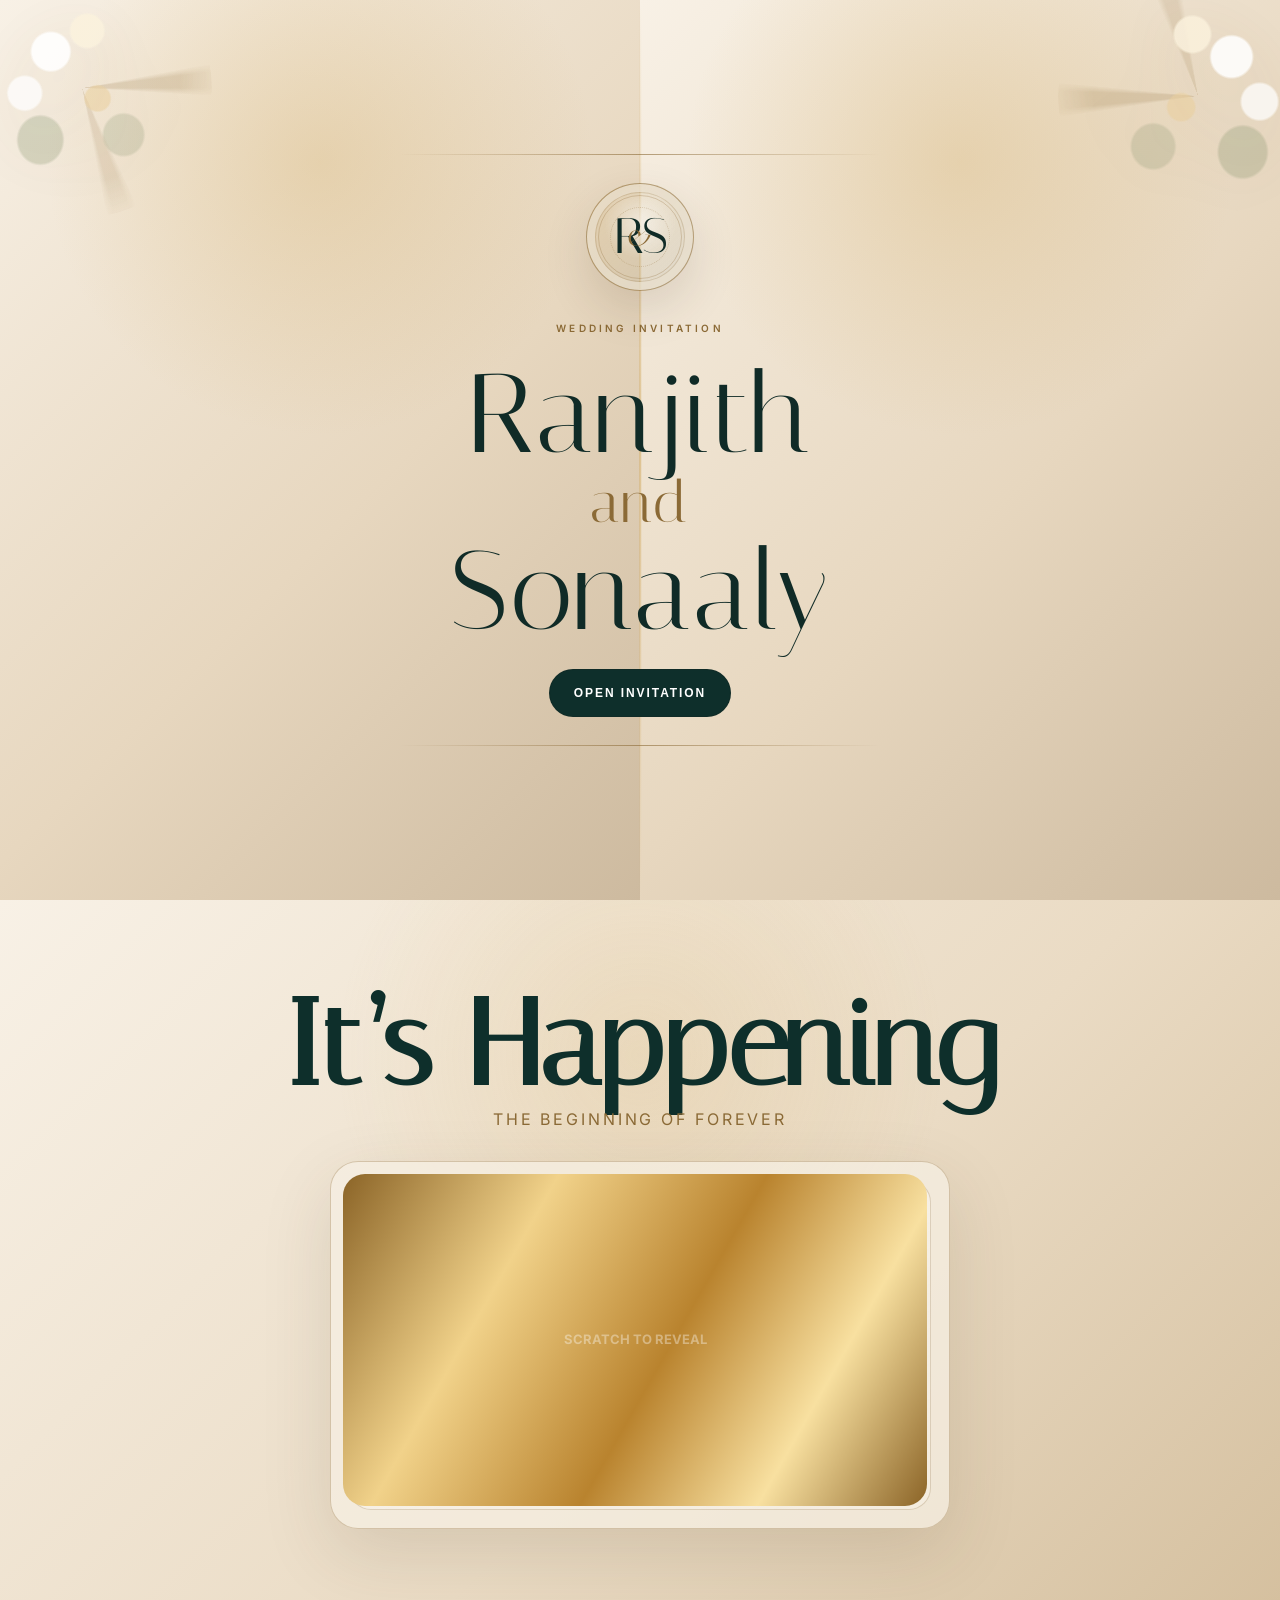
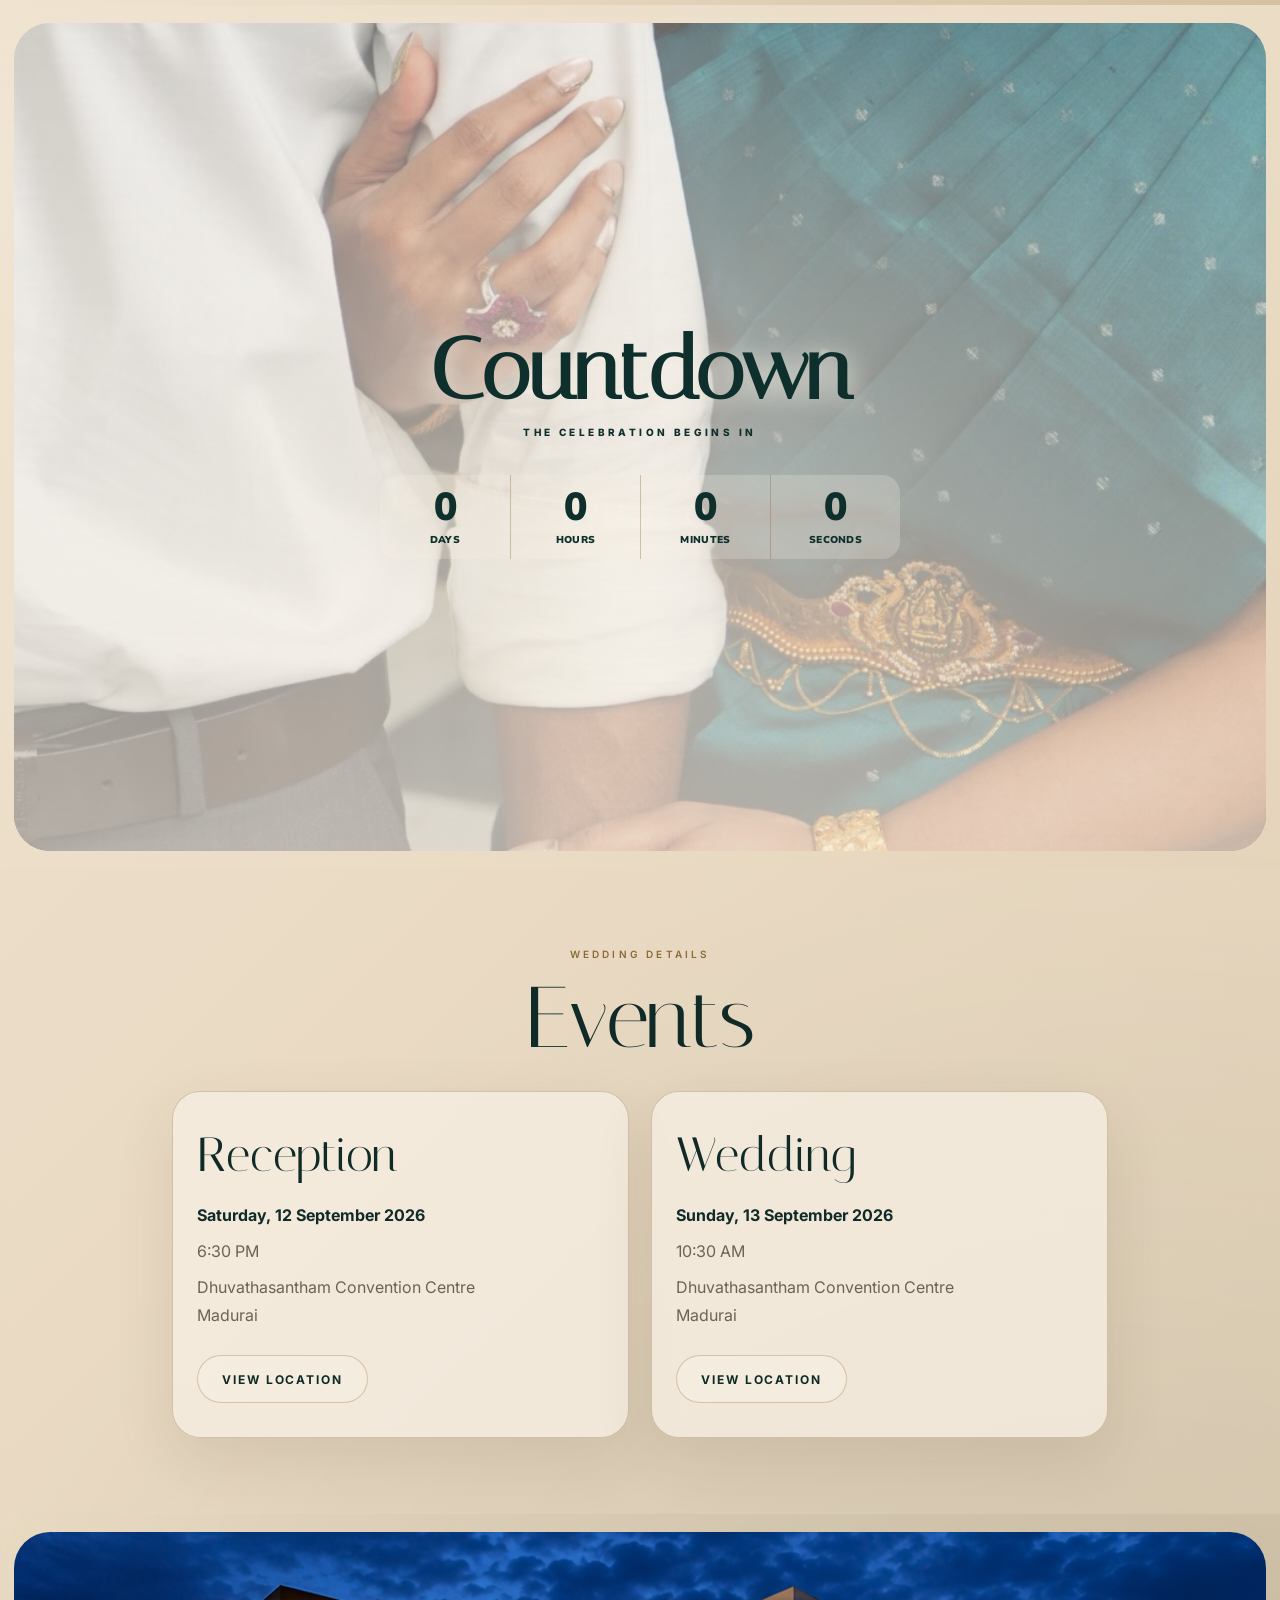
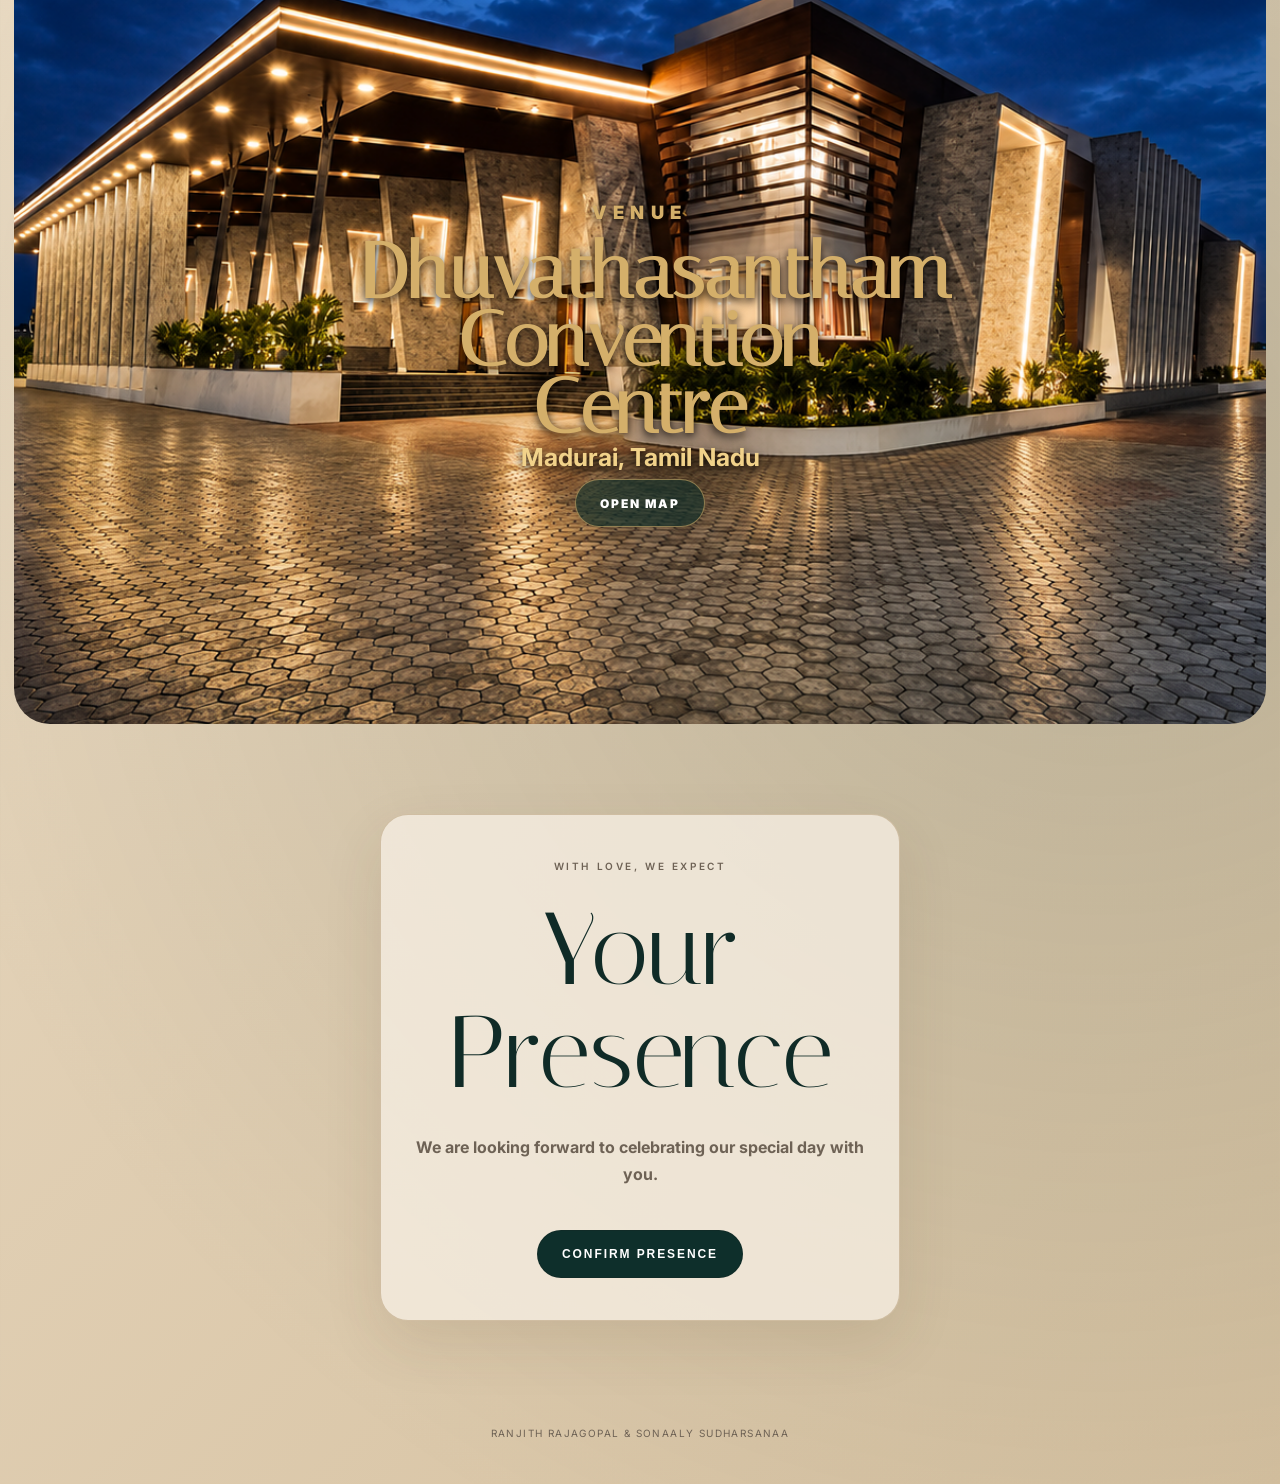
<file: index.html>
<!DOCTYPE html>
<html lang="en">
<head>
  <meta charset="UTF-8" />
  <meta name="viewport" content="width=device-width, initial-scale=1, viewport-fit=cover" />
  <meta name="theme-color" content="#F6EFE3" />
  <title>Ranjith & Sonaaly Wedding Invitation</title>
  <link rel="preconnect" href="https://fonts.googleapis.com" />
  <link rel="preconnect" href="https://fonts.gstatic.com" crossorigin />
  <link href="https://fonts.googleapis.com/css2?family=Italiana&family=Inter:wght@300;400;500;600;700&family=Nunito+Sans:wght@400;500;600;700&display=swap" rel="stylesheet" />
  <link rel="stylesheet" href="style.css?v=40001" />
</head>
<body>
  <div class="cover" id="cover" aria-label="Invitation cover">
    <div class="coverGate coverGateLeft" aria-hidden="true"></div>
    <div class="coverGate coverGateRight" aria-hidden="true"></div>
    <div class="coverCard">
      <div class="logo" aria-label="Ranjith and Sonaaly monogram"><span>R</span><i>&</i><span>S</span></div>
      <p class="eyebrow">Wedding Invitation</p>
      <h1>Ranjith <span>and</span> Sonaaly</h1>
      <button class="primaryBtn" type="button" id="openInviteBtn">Open Invitation</button>
    </div>
  </div>

  <main id="mainContent">
    <section class="hero section" id="home">
      <div class="heroContent reveal">
        <div class="logo smallLogo" aria-label="Ranjith and Sonaaly monogram"><span>R</span><i>&</i><span>S</span></div>
        <p class="eyebrow">Together with their families</p>
        <h2>Ranjith <span>and</span> Sonaaly</h2>
        <p class="intro">Invite you to celebrate their wedding</p>
      </div>
      <div class="heroPhoto" role="img" aria-label="Wedding photo"></div>
    </section>

    <section class="dateReveal section" id="reveal">
      <div class="sectionInner reveal">
        <h2 class="sectionTitle dateHeadline"><strong>It’s Happening</strong><span>The beginning of forever</span></h2>
        <div class="scratchBox" id="designerDate">
          <div class="dateCard">
            <div class="month">September</div>
            <div class="day">13</div>
            <div class="year">2026</div>
            <div class="time">Sunday</div>
          </div>
          <canvas id="scratchCanvas" aria-label="Scratch to reveal the wedding date"></canvas>
        </div>
      </div>
    </section>

    <section class="countSection section countdownPhotoBg" id="countdown">
      <div class="sectionInner reveal">
        <h2 class="sectionTitle countdownMainTitle">Countdown</h2>
        <p class="eyebrow countdownSubTitle">The celebration begins in</p>
        <div class="countdown" aria-label="Wedding countdown">
          <div class="countItem"><strong id="days">0</strong><span>Days</span></div>
          <div class="countItem"><strong id="hours">0</strong><span>Hours</span></div>
          <div class="countItem"><strong id="minutes">0</strong><span>Minutes</span></div>
          <div class="countItem"><strong id="seconds">0</strong><span>Seconds</span></div>
        </div>
      </div>
    </section>

    <section class="events section" id="events">
      <div class="sectionInner reveal">
        <p class="eyebrow">Wedding Details</p>
        <h2 class="sectionTitle">Events</h2>
        <div class="eventGrid">
          <article class="eventCard">
            <h3>Reception</h3>
            <p><strong>Saturday, 12 September 2026</strong></p>
            <p>6:30 PM</p>
            <p>Dhuvathasantham Convention Centre<br />Madurai</p>
            <a class="linkBtn" href="https://maps.app.goo.gl/kYjnUuHdCrsawFqk9" target="_blank" rel="noopener">View Location</a>
          </article>
          <article class="eventCard">
            <h3>Wedding</h3>
            <p><strong>Sunday, 13 September 2026</strong></p>
            <p>10:30 AM</p>
            <p>Dhuvathasantham Convention Centre<br />Madurai</p>
            <a class="linkBtn" href="https://maps.app.goo.gl/kYjnUuHdCrsawFqk9" target="_blank" rel="noopener">View Location</a>
          </article>
        </div>
      </div>
    </section>

    <section class="venue section" id="venue" style="position:relative !important;">
      <div class="venueContent reveal" style="position:absolute !important; left:50% !important; bottom:8px !important; transform:translateX(-50%) !important; width:96% !important; max-width:720px !important; padding:0 8px !important; margin:0 !important; text-align:center !important; background:transparent !important; border:0 !important; box-shadow:none !important; backdrop-filter:none !important; z-index:10 !important;">
        <p class="eyebrow">Venue</p>
        <h2 class="sectionTitle" style="font-size:clamp(2.25rem, 8.8vw, 4.8rem) !important; line-height:.88 !important; margin:0 auto 2px !important; white-space:normal !important;">Dhuvathasantham<br />Convention Centre</h2>
        <p style="margin:0 0 4px !important; line-height:1.1 !important;">Madurai, Tamil Nadu</p>
        <a class="linkBtn" style="margin-top:4px !important;" href="https://maps.app.goo.gl/kYjnUuHdCrsawFqk9" target="_blank" rel="noopener">Open Map</a>
      </div>
    </section>

    
    <section class="rsvp section" id="rsvp">
      <div class="rsvpCard reveal">
        <p class="eyebrow presenceLine">With Love, We Expect</p>
        <h2 class="sectionTitle">Your Presence</h2>
        <p>We are looking forward to celebrating our special day with you.</p>
        <button class="primaryBtn" type="button" id="openRsvpModal">Confirm Presence</button>
      </div>
    </section>

    <div class="rsvpModal" id="rsvpModal" aria-hidden="true">
      <div class="rsvpModalBackdrop" data-close-rsvp></div>
      <div class="rsvpModalCard" role="dialog" aria-modal="true" aria-labelledby="rsvpModalTitle">
        <button class="rsvpClose" type="button" aria-label="Close RSVP" data-close-rsvp>&times;</button>

        <div class="rsvpFormView" id="rsvpFormView">
          <p class="eyebrow presenceLine">With Love, We Expect</p>
          <h2 id="rsvpModalTitle">Your Presence</h2>
          <form id="rsvpForm">
            <label class="rsvpField">
              <span>Your Name</span>
              <input type="text" id="guestName" name="guestName" placeholder="Enter your name" required />
            </label>

            <div class="rsvpOptions" role="radiogroup" aria-label="Attendance confirmation">
              <p>Will you bless us with your presence?</p>
              <label><input type="radio" name="attendance" value="Yes, I'll attend" required /><span>Yes, I'll attend</span></label>
              <label><input type="radio" name="attendance" value="No, I won't be able to attend" /><span>No, I won't be able to attend</span></label>
              <label><input type="radio" name="attendance" value="Not sure yet" /><span>Not sure yet</span></label>
            </div>

            <button class="primaryBtn rsvpSubmit" type="submit">Send Response</button>
          </form>

          <div class="rsvpSummary" id="rsvpSummary" aria-label="RSVP response summary">
            <div><strong id="rsvpYesCount">0</strong><span>Yes</span></div>
            <div><strong id="rsvpNoCount">0</strong><span>No</span></div>
            <div><strong id="rsvpMaybeCount">0</strong><span>Not Sure</span></div>
          </div>
          <p class="rsvpDuplicateNote" id="rsvpDuplicateNote" hidden>You already submitted from this device. You can update your response below.</p>
        </div>

        <div class="rsvpThanksView" id="rsvpThanksView" hidden>
          <p class="eyebrow">Thank You</p>
          <h2>Thank You ❤️</h2>
          <p>Your response has been received.</p>
          <p>Your presence means a lot to us.</p>
          <p class="rsvpSubmittedTime" id="rsvpSubmittedTime"></p>
          <button class="primaryBtn" type="button" data-close-rsvp>Close</button>
        </div>
      </div>
    </div>

  </main>

  <footer>Ranjith Rajagopal &amp; Sonaaly Sudharsanaa</footer>
  <script src="script.js?v=40001"></script>
</body>
</html>
</file>
